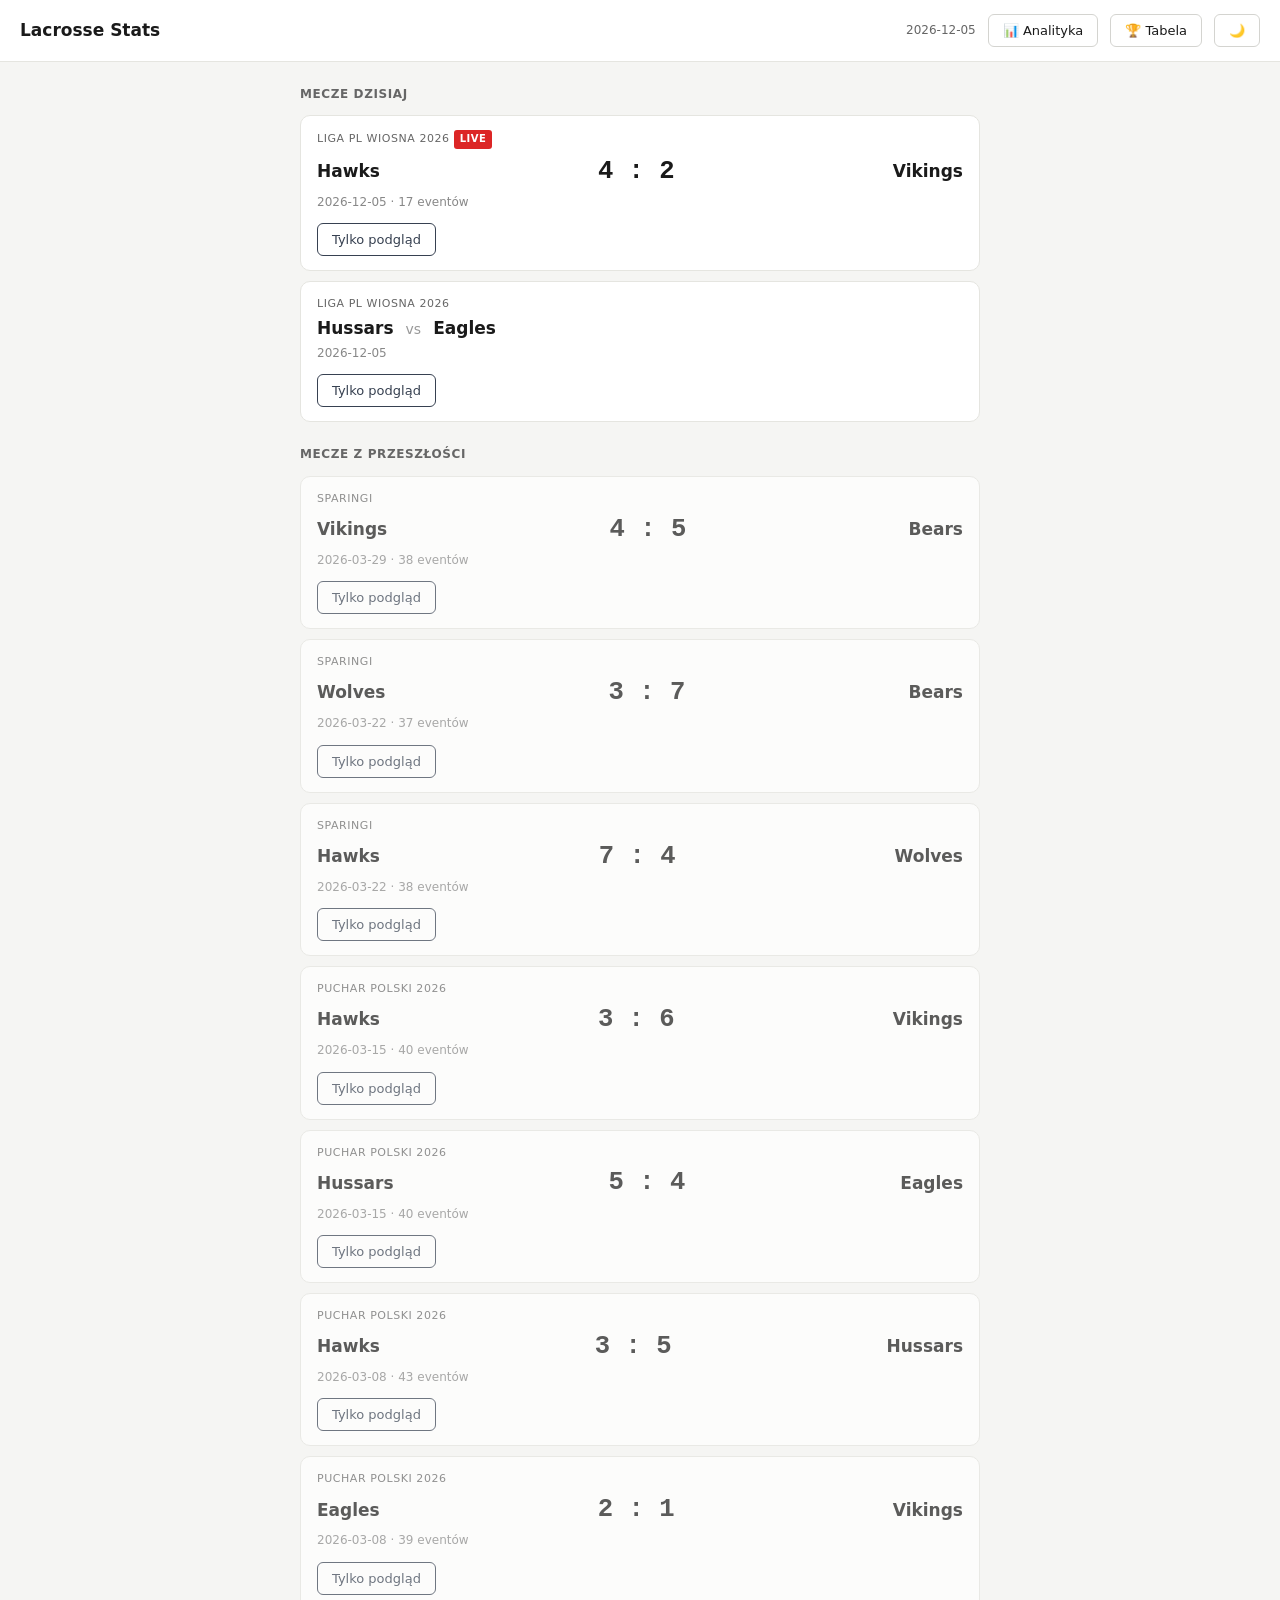
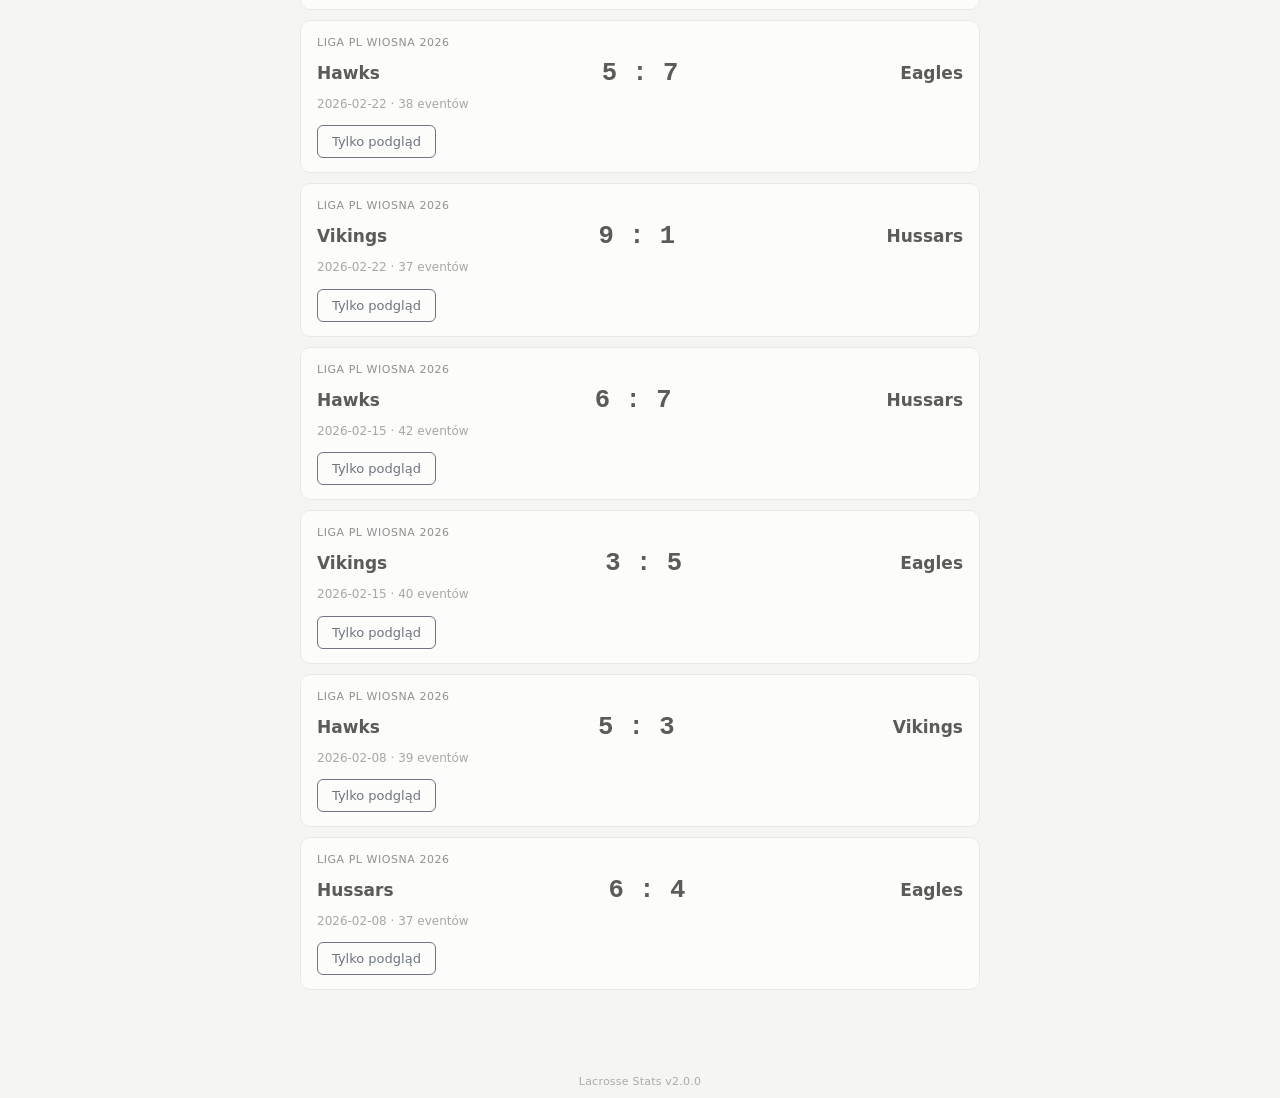
<file: lacrosse-stats-v2/index.html>
<!DOCTYPE html>
<html lang="pl">
<head>
<meta charset="UTF-8">
<meta name="viewport" content="width=device-width,initial-scale=1">
<title>Lacrosse Stats — dev</title>
<link rel="stylesheet" href="styles.css">
</head>
<body>
<div id="app"></div>

<!-- Order ładowania: gas-client → helpers → data → algorithms → stats → state → field-svg → render-{home,input,viewer,admin,modal} → handlers → app -->
<script src="gas-client.js"></script>
<script src="helpers.js"></script>
<script src="data.js"></script>
<script src="algorithms.js"></script>
<script src="stats.js"></script>
<script src="state.js"></script>
<script src="field-svg.js"></script>
<script src="render-home.js"></script>
<script src="render-input.js"></script>
<script src="render-viewer.js"></script>
<script src="render-analytics.js"></script>
<script src="render-admin.js"></script>
<script src="render-standings.js"></script>
<script src="render-modal.js"></script>
<script src="handlers.js"></script>
<script src="app.js"></script>
</body>
</html>
</file>
<file: lacrosse-stats-v2/styles.css>
:root { color-scheme: light; }
* { box-sizing: border-box; }
body {
  margin: 0;
  font-family: -apple-system, BlinkMacSystemFont, 'Segoe UI', system-ui, sans-serif;
  background: #f5f5f3; color: #1a1a1a;
  font-size: 14px; line-height: 1.45;
}

.btn {
  font-family: inherit; font-size: 13px; padding: 8px 14px;
  border: 1px solid #d4d4d0; background: white; color: #1a1a1a;
  border-radius: 6px; cursor: pointer;
  display: inline-flex; align-items: center; gap: 6px;
}
.btn:hover { background: #f0f0eb; }
.btn-primary { background: #1a1a1a; color: white; border-color: #1a1a1a; }
.btn-primary:hover { background: #333; }
.btn-secondary { border: 1px solid #374151; color: #374151; background: transparent; }
.btn-secondary:hover { background: #f3f4f6; }
.btn-danger { color: #b91c1c; border-color: #fecaca; }
.btn-danger:hover { background: #fef2f2; }
.btn-active { background: #1a1a1a; color: white; border-color: #1a1a1a; }
.btn-warning { color: #854d0e; border-color: #fde68a; background: #fefce8; }
.btn-warning:hover { background: #fef9c3; }
.btn-warning.btn-active { background: #ca8a04; color: white; border-color: #ca8a04; }

.app-header {
  display: flex; align-items: center; gap: 12px;
  padding: 14px 20px; background: white;
  border-bottom: 1px solid #e5e5e0;
}
.app-header h1 { margin: 0; font-size: 17px; font-weight: 600; flex: 1; }
.app-header .meta { font-size: 12px; color: #666; }

.match-info-bar {
  display: flex; align-items: center; gap: 16px; flex-wrap: wrap;
  padding: 10px 20px; background: white;
  border-bottom: 1px solid #f0f0eb;
  font-size: 13px;
  transition: background 0.3s;
}
.match-info-bar.header-live {
  background: #dc2626; color: white;
  animation: pulse-live 2s infinite;
  border-bottom-color: #b91c1c;
}
.match-info-bar.header-archived { background: #6b7280; color: white; border-bottom-color: #4b5563; }
.match-info-bar.header-live .team-A-color { color: #93c5fd; }
.match-info-bar.header-live .team-B-color { color: #fca5a5; }
.match-info-bar.header-live .sep         { color: rgba(255,255,255,0.7); }
.match-info-bar.header-live .period,
.match-info-bar.header-archived .period  { background: rgba(0,0,0,0.2); color: white; }
.match-info-bar.header-live .refresh-tag,
.match-info-bar.header-archived .refresh-tag {
  background: rgba(0,0,0,0.2); border-color: rgba(255,255,255,0.3); color: white;
}
.match-info-bar.header-live .refresh-tag .dot,
.match-info-bar.header-archived .refresh-tag .dot { background: white; animation: none; }
.match-info-bar.header-archived .team-A-color { color: #bfdbfe; }
.match-info-bar.header-archived .team-B-color { color: #fecaca; }
.match-info-bar.header-archived .tournament   { color: rgba(255,255,255,0.8); }
@keyframes pulse-live { 0%,100% { opacity:1; } 50% { opacity:.85; } }
.match-info-bar .score {
  font-size: 18px; font-weight: 700; letter-spacing: 0.5px;
  display: flex; gap: 10px; align-items: center;
}
.match-info-bar .score .team-A-color { color: #1d4ed8; }
.match-info-bar .score .team-B-color { color: #b91c1c; }
.match-info-bar .score .sep { color: #999; font-weight: 500; }
.match-info-bar .period {
  background: #fff7ed; color: #9a3412;
  padding: 4px 10px; border-radius: 4px; font-weight: 600;
}
.match-info-bar .tournament { color: #666; }
.match-info-bar .sides-indicator {
  margin-left: auto;
  font-size: 12px; color: #666;
}

.offline-recovery-banner {
  max-width: 720px; margin: 0 auto 0; padding: 10px 16px;
  background: #fffbeb; border: 1px solid #fde68a; border-bottom: none;
  border-radius: 10px 10px 0 0; font-size: 13px; color: #92400e;
  display: flex; align-items: center; gap: 10px; flex-wrap: wrap;
}
.offline-recovery-actions { display: flex; gap: 6px; margin-left: auto; }
.home-info-banner {
  max-width: 720px; margin: 0 auto 8px; padding: 8px 16px;
  background: #f0fdf4; border: 1px solid #bbf7d0; border-radius: 8px;
  font-size: 13px; color: #166534;
}
.btn-sm { padding: 3px 10px; font-size: 12px; }
.home-content { max-width: 720px; margin: 0 auto; padding: 24px 20px; }
.home-content h2 {
  font-size: 12px; text-transform: uppercase; letter-spacing: 0.05em;
  color: #666; margin: 0 0 12px 0; font-weight: 600;
}
.match-list { display: flex; flex-direction: column; gap: 10px; margin-bottom: 24px; }
.match-card {
  background: white; padding: 14px 16px;
  border: 1px solid #e5e5e0; border-radius: 10px;
}
.match-card.finished { opacity: 0.7; }
.match-tournament { font-size: 11px; text-transform: uppercase; letter-spacing: 0.05em; color: #666; margin-bottom: 4px; }
.match-teams {
  display: flex; align-items: center; gap: 12px;
  font-size: 17px; font-weight: 600; margin-bottom: 4px;
}
.match-teams .vs { color: #999; font-weight: 400; font-size: 14px; }
.match-teams .match-score {
  font-family: ui-monospace, SFMono-Regular, Menlo, monospace;
  font-size: 1.6rem; font-weight: 700; color: #1a1a1a;
  flex: 1; text-align: center;
}
.badge-live {
  display: inline-block; background: #dc2626; color: white;
  font-size: 10px; font-weight: 700; letter-spacing: 0.05em;
  padding: 2px 6px; border-radius: 3px;
  animation: pulse-live 2s infinite;
  vertical-align: middle;
}
.match-meta { font-size: 12px; color: #888; margin-bottom: 12px; }
.match-meta .status-scheduled { color: #16a34a; }
.match-meta .status-live { color: #ca8a04; font-weight: 600; }
.match-meta .status-finished { color: #888; }
.match-actions { display: flex; gap: 8px; flex-wrap: wrap; }
.add-match {
  width: 100%; padding: 14px;
  background: white; border: 1px dashed #d4d4d0;
  border-radius: 10px; color: #666;
  cursor: pointer; font-family: inherit; font-size: 14px;
}
.add-match:hover { background: #f0f0eb; color: #1a1a1a; border-color: #1a1a1a; }

.match-screen { padding: 0 0 40px 0; }
.match-section {
  max-width: 1100px; margin: 0 auto; padding: 16px 20px 0 20px;
}

svg.field {
  width: 100%; max-width: 1100px; height: auto;
  user-select: none; cursor: crosshair;
  background: white; border-radius: 8px;
  display: block;
}
svg.field.field-half {
  /* Portrait half-field: keep it narrow so it doesn't blow up vertically on wide screens. */
  max-width: 480px;
  margin: 0 auto;
}
.zone-overlay { opacity: 0.55; pointer-events: none; }
.zone-rect { stroke: white; stroke-width: 1; stroke-opacity: 0.6; }
.zone-label-team {
  fill: white; font-size: 36px; text-anchor: middle;
  pointer-events: none; opacity: 0.75; font-weight: 700;
}
.marker { stroke-width: 2; stroke: white; }
.marker.latest { stroke-width: 3; }

.match-controls {
  display: flex; flex-wrap: wrap; gap: 8px; align-items: center;
  margin-top: 12px; padding: 12px 16px;
  background: white; border-radius: 8px; border: 1px solid #e5e5e0;
}
.match-controls .sep { color: #ddd; }
.match-controls .right { margin-left: auto; display: flex; gap: 8px; }

.match-banner {
  margin: 12px 0 0 0;
  padding: 10px 14px;
  background: #fefce8; border: 1px solid #fde68a; border-radius: 8px;
  font-size: 13px; color: #854d0e;
  display: flex; align-items: center; gap: 10px; flex-wrap: wrap;
}
.match-banner.swap-question { background: #eff6ff; border-color: #bfdbfe; color: #1e40af; }
.match-banner.period-end { background: #f5f3ff; border-color: #ddd6fe; color: #5b21b6; }
.match-banner.delete-undo { background: #fef2f2; border-color: #fecaca; color: #991b1b; }
.match-banner button {
  font-family: inherit; font-size: 12px; padding: 4px 10px;
  border: 1px solid currentColor; background: white; color: inherit;
  border-radius: 4px; cursor: pointer;
}
.match-banner button:hover { opacity: 0.8; }
.match-banner button.cancel { color: #666; border-color: #d4d4d0; }
.match-banner button.danger { color: #b91c1c; border-color: #fecaca; }

.history-section {
  background: white; border: 1px solid #e5e5e0; border-radius: 8px;
  margin-top: 12px; overflow: hidden;
}
.history-header {
  padding: 12px 16px; border-bottom: 1px solid #f0f0eb;
  display: flex; align-items: center; gap: 8px; cursor: pointer;
  font-weight: 600; font-size: 14px;
}
.history-header:hover { background: #fafafa; }
.history-header.no-border { border-bottom: none; }
.history-header .count { font-weight: 400; color: #888; font-size: 12px; }
.history-header .toggle-icon { transition: transform 0.2s; display: inline-block; }
.history-header.collapsed .toggle-icon { transform: rotate(-90deg); }
.history-list { max-height: 55vh; overflow-y: auto; }
.history-empty { padding: 20px; text-align: center; color: #888; font-size: 13px; }
.history-row {
  display: grid;
  grid-template-columns: 36px 24px 62px 1fr auto;
  gap: 5px; align-items: center;
  padding: 8px 10px;
  border-bottom: 1px solid #f0f0eb;
  font-size: 12px;
}
.history-row:last-child { border-bottom: none; }
.history-row .period {
  font-weight: 600; color: #9a3412; font-size: 11px;
  text-align: center; background: #fff7ed; padding: 2px 0; border-radius: 3px;
}
.history-row .team-tag {
  width: 24px; text-align: center;
  padding: 2px 4px; border-radius: 3px;
  font-weight: 700; font-size: 11px;
}
.history-row .team-tag.A { background: #dbeafe; color: #1d4ed8; }
.history-row .team-tag.B { background: #fee2e2; color: #b91c1c; }
.history-row .result { font-weight: 600; font-size: 12px; }
.history-row .result.gol { color: #15803d; }
.history-row .result.celny { color: #ca8a04; }
.history-row .result.niecelny { color: #888; }
.history-row .zone {
  font-family: ui-monospace, SFMono-Regular, Menlo, monospace;
  font-size: 11px; color: #444;
}
.history-row .zone.own-half { color: #ca8a04; font-weight: 600; }
.history-row .flags { display: flex; gap: 4px; font-size: 10px; }
.history-row .flag {
  background: #f0f0eb; color: #555; padding: 1px 5px; border-radius: 3px;
}
.history-row .flag.man-up { background: #dcfce7; color: #166534; }
.history-row .flag.man-down { background: #fee2e2; color: #991b1b; }
.history-row .flag.assisted { background: #fef3c7; color: #92400e; }
.history-row .actions { display: flex; gap: 4px; }
.history-row .icon-btn {
  background: none; border: none; cursor: pointer;
  padding: 2px 4px; border-radius: 3px; font-size: 13px;
  color: #888;
}
.history-row .icon-btn:hover { background: #f0f0eb; color: #1a1a1a; }
.history-row .icon-btn.delete:hover { color: #b91c1c; background: #fef2f2; }
.history-row .icon-btn.retry       { color: #1d4ed8; }
.history-row .icon-btn.retry:hover { background: #dbeafe; color: #1e40af; }

.modal-bg {
  position: fixed; inset: 0;
  background: rgba(0, 0, 0, 0.45);
  display: flex; align-items: center; justify-content: center;
  z-index: 100; padding: 20px;
}
.modal {
  background: white; border-radius: 14px; padding: 22px;
  max-width: 460px; width: 100%;
  max-height: 90vh; overflow-y: auto;
}
.modal h2 { margin: 0 0 6px 0; font-size: 17px; font-weight: 600; }
.modal .modal-subtitle { font-size: 13px; color: #666; margin-bottom: 16px; }
.modal-context {
  background: #f7f7f5; padding: 12px; border-radius: 8px;
  font-size: 13px; margin-bottom: 16px;
}
.modal-context .row { display: flex; gap: 12px; margin-bottom: 4px; }
.modal-context .row:last-child { margin-bottom: 0; }
.modal-context .label { color: #666; min-width: 70px; }
.modal-context .value.team-A { color: #1d4ed8; font-weight: 600; }
.modal-context .value.team-B { color: #b91c1c; font-weight: 600; }
.modal-context .value.zone {
  font-family: ui-monospace, SFMono-Regular, Menlo, monospace; font-size: 12px;
}

.result-buttons {
  display: flex; flex-direction: column; gap: 10px; margin-bottom: 16px;
}
.result-btn {
  padding: 16px; border: 2px solid; background: white;
  font-family: inherit; font-size: 16px; font-weight: 600;
  border-radius: 10px; cursor: pointer;
  display: flex; align-items: center; justify-content: center; gap: 10px;
}
.result-btn.niecelny { color: #6b7280; border-color: #d1d5db; }
.result-btn.niecelny:hover { background: #f7f7f5; }
.result-btn.celny { color: #1d4ed8; border-color: #93c5fd; background: #eff6ff; }
.result-btn.celny:hover { background: #dbeafe; }
.result-btn.gol { color: white; border-color: #15803d; background: #16a34a; }
.result-btn.gol:hover { background: #15803d; }

.flag-row {
  display: flex; gap: 12px; margin-bottom: 16px;
  background: #f7f7f5; padding: 12px 14px; border-radius: 8px;
}
.flag-row label {
  display: flex; align-items: center; gap: 8px;
  font-size: 13px; cursor: pointer; user-select: none;
  padding: 2px 0;
}
.flag-row input[type="checkbox"] { width: 20px; height: 20px; margin: 0; cursor: pointer; }

.modal-actions {
  display: flex; gap: 8px; justify-content: flex-end;
  border-top: 1px solid #f0f0eb; padding-top: 14px;
}

label.field { display: block; margin-bottom: 12px; }
label.field .field-label {
  display: block; font-size: 11px; text-transform: uppercase; letter-spacing: 0.05em;
  color: #666; margin-bottom: 4px; font-weight: 600;
}
label.field input, label.field select {
  width: 100%; padding: 8px 10px; font-family: inherit; font-size: 14px;
  border: 1px solid #d4d4d0; border-radius: 6px; background: white;
}
label.field input:focus, label.field select:focus {
  outline: 2px solid #1a1a1a; outline-offset: -1px; border-color: transparent;
}

@media (max-width: 700px) {
  .history-row {
    grid-template-columns: 36px 24px 1fr auto;
    gap: 5px;
  }
  .history-row .zone, .history-row .flags { display: none; }
  .match-info-bar .sides-indicator { display: none; }
}

.empty { text-align: center; color: #999; padding: 30px 20px; font-size: 14px; }

/* ===== Viewer (etap B) ===== */
.viewer-screen { padding: 0 0 40px 0; }
.viewer-section { max-width: 1100px; margin: 0 auto; padding: 16px 20px 0 20px; display: flex; flex-direction: column; gap: 16px; }
.viewer-card {
  background: white; border: 1px solid #e5e5e0; border-radius: 8px; padding: 16px 18px;
}
.viewer-card h3 {
  margin: 0 0 12px 0; font-size: 12px; font-weight: 600;
  text-transform: uppercase; letter-spacing: 0.05em; color: #666;
}
.viewer-card.shot-chart { padding-bottom: 12px; }
.refresh-tag {
  display: inline-flex; align-items: center; gap: 6px;
  font-size: 11px; color: #15803d; background: #f0fdf4;
  padding: 3px 8px; border-radius: 4px; border: 1px solid #bbf7d0;
}
.refresh-tag.refreshing { color: #ca8a04; background: #fefce8; border-color: #fde68a; }
.refresh-tag .dot {
  width: 6px; height: 6px; border-radius: 50%;
  background: #15803d; animation: pulse-dot 2s infinite;
}
@keyframes pulse-dot {
  0%, 100% { opacity: 1; }
  50% { opacity: 0.3; }
}

table.stats-table {
  width: 100%; border-collapse: collapse; font-size: 13px;
}
table.stats-table th, table.stats-table td {
  padding: 8px 10px; text-align: left;
  border-bottom: 1px solid #f0f0eb;
}
table.stats-table th {
  font-weight: 600; color: #666; font-size: 11px;
  text-transform: uppercase; letter-spacing: 0.04em;
}
table.stats-table th.team-A, table.stats-table td.team-A { text-align: right; color: #1d4ed8; }
table.stats-table th.team-B, table.stats-table td.team-B { text-align: right; color: #b91c1c; }
table.stats-table th.label, table.stats-table td.label { color: #444; }
table.stats-table tr.header-row td, table.stats-table tr.header-row th {
  font-weight: 700; font-size: 12px;
}
table.stats-table tr.summary-row { background: #fafaf7; }
table.stats-table tr.summary-row td { font-weight: 600; }
table.stats-table td.num {
  font-family: ui-monospace, SFMono-Regular, Menlo, monospace;
  font-variant-numeric: tabular-nums;
}

.viewer-controls {
  display: flex; flex-wrap: wrap; gap: 10px; align-items: center;
  margin-bottom: 12px;
}
.toggle-group { display: flex; gap: 0; }
.toggle-group .btn {
  border-radius: 0; border-right: none;
}
.toggle-group .btn:first-child { border-radius: 6px 0 0 6px; }
.toggle-group .btn:last-child { border-radius: 0 6px 6px 0; border-right: 1px solid #d4d4d0; }
.toggle-group .btn.btn-active { border-color: #1a1a1a; }
.toggle-group .btn.btn-active + .btn { border-left: 1px solid #1a1a1a; }

.viewer-controls select {
  font-family: inherit; font-size: 13px; padding: 7px 10px;
  border: 1px solid #d4d4d0; border-radius: 6px; background: white;
}
.viewer-controls .ctrl-label { font-size: 12px; color: #666; }

.shot-chart-stats {
  display: flex; gap: 16px; flex-wrap: wrap;
  margin-top: 10px; padding-top: 10px;
  border-top: 1px solid #f0f0eb; font-size: 12px; color: #666;
}
.shot-chart-stats strong { color: #1a1a1a; }

.no-events {
  text-align: center; padding: 30px; color: #999; font-size: 13px;
}

/* ── Split-bary w tabelach statystyk (F-02) ──────────────────────────────────── */
.split-bar-row td { padding: 0 10px 6px; border-bottom: none; }
.split-bar {
  height: 6px; border-radius: 3px;
  background: linear-gradient(to right, #3b82f6 var(--pct), #ef4444 var(--pct));
}

/* ── Legenda mapy boiska (F-03) ──────────────────────────────────────────────── */
.field-legend {
  display: flex; gap: 14px; flex-wrap: wrap;
  font-size: 12px; color: #6b7280; margin-top: 8px; padding-top: 8px;
  border-top: 1px solid #f0f0eb;
}
.leg-item { display: flex; align-items: center; gap: 5px; }
.leg-item svg { flex-shrink: 0; }

/* ── Tablet responsive layout (F-08) ────────────────────────────────────────── */
@media (min-width: 768px) {
  .viewer-section {
    display: grid;
    grid-template-columns: 1fr 1fr;
    gap: 16px;
    align-items: start;
  }
  .viewer-card.shot-chart,
  .viewer-card.per-period {
    grid-column: 1 / -1;
  }
}
.result-btn { min-height: 48px; }

/* ===== Admin (etap C) ===== */
.admin-content {
  max-width: 900px; margin: 0 auto; padding: 24px 20px;
  display: flex; flex-direction: column; gap: 24px;
}
.admin-card {
  background: white; border: 1px solid #e5e5e0; border-radius: 10px; overflow: hidden;
}
.admin-card-header {
  display: flex; align-items: center; gap: 12px;
  padding: 14px 18px; border-bottom: 1px solid #f0f0eb;
}
.admin-card-header h2 {
  margin: 0; flex: 1; font-size: 14px; text-transform: uppercase; letter-spacing: 0.05em; color: #666; font-weight: 600;
}
.admin-filters {
  display: flex; flex-wrap: wrap; gap: 12px; align-items: center;
  padding: 12px 18px; background: #fafaf7; border-bottom: 1px solid #f0f0eb;
}
.admin-filter-field { display: flex; align-items: center; gap: 6px; font-size: 12px; color: #666; }
.admin-filter-field select {
  font-family: inherit; font-size: 13px; padding: 6px 8px;
  border: 1px solid #d4d4d0; border-radius: 6px; background: white;
}
.admin-list { list-style: none; margin: 0; padding: 0; }
.admin-row {
  display: flex; align-items: center; gap: 12px;
  padding: 12px 18px; border-bottom: 1px solid #f0f0eb;
}
.admin-row:last-child { border-bottom: none; }
.admin-row-main { flex: 1; min-width: 0; }
.admin-row-main strong { font-weight: 600; }
.admin-row-meta { color: #888; font-size: 12px; margin-left: 8px; }
.admin-row-actions { display: flex; gap: 6px; flex-shrink: 0; }
.admin-empty { padding: 24px 18px; text-align: center; color: #999; font-size: 13px; }
.admin-match-line {
  display: flex; gap: 10px; font-size: 12px; color: #888; margin-bottom: 4px;
}
.admin-date {
  font-family: ui-monospace, SFMono-Regular, Menlo, monospace;
  color: #444;
}
.admin-date.today { color: #15803d; font-weight: 600; }
.admin-tournament { color: #888; }
.admin-match-teams {
  display: flex; align-items: center; gap: 8px; flex-wrap: wrap; font-size: 14px;
}
.admin-match-teams .vs { color: #999; font-weight: 400; }
.admin-status {
  font-size: 11px; text-transform: uppercase; letter-spacing: 0.04em;
  padding: 1px 6px; border-radius: 3px; font-weight: 600;
}
.admin-status.status-scheduled { background: #dcfce7; color: #15803d; }
.admin-status.status-live      { background: #fef9c3; color: #854d0e; }
.admin-status.status-finished  { background: #e5e7eb; color: #4b5563; }
.admin-event-count { font-size: 11px; color: #888; }

@media (max-width: 700px) {
  .admin-row { flex-direction: column; align-items: stretch; }
  .admin-row-actions { justify-content: flex-end; }
  .admin-filters { padding: 10px 14px; }
}

/* ── Async loading / error states (krok 5) ─────────────────────────────────── */
.loading-state, .error-state {
  display: flex; flex-direction: column; align-items: center;
  justify-content: center; gap: 12px;
  padding: 48px 24px; text-align: center; color: #666;
}
.loading-state .spinner { font-size: 28px; animation: spin 1.2s linear infinite; }
@keyframes spin { to { transform: rotate(360deg); } }
.error-state p { margin: 0; color: #b91c1c; font-size: 14px; }

/* ── Sync status badges na kartach eventów (krok 5) ─────────────────────────── */
.sync-badge {
  font-size: 11px; font-weight: 700;
  padding: 1px 5px; border-radius: 3px;
  margin-left: 4px; vertical-align: middle;
}
.sync-badge.syncing { background: #dbeafe; color: #1d4ed8; animation: spin 1s linear infinite; display: inline-block; }
.sync-badge.error   { background: #fee2e2; color: #b91c1c; cursor: help; }

.history-row.sync-error {
  background: #fff7f7;
  border-left: 3px solid #fca5a5;
}

/* ── App footer (krok 9) ─────────────────────────────────────────────────────── */
.app-footer {
  text-align: center;
  font-size: 11px;
  color: #aaa;
  padding: 12px 0 8px;
  margin-top: 24px;
  letter-spacing: 0.02em;
}

/* ── Analytics (V4) ──────────────────────────────────────────────────────────── */
.analytics-content { padding: 0 16px 32px; }
.analytics-filters { background: #f9fafb; border: 1px solid #e5e7eb; border-radius: 8px; padding: 12px 16px; margin-bottom: 20px; }
.filter-row { display: flex; flex-wrap: wrap; gap: 12px; align-items: flex-end; }
.filter-row label { display: flex; flex-direction: column; gap: 4px; font-size: 13px; color: #6b7280; }
.filter-row select, .filter-row input[type=date] { font-size: 14px; padding: 6px 8px; border: 1px solid #d1d5db; border-radius: 6px; }
.analytics-section { margin-bottom: 28px; }
.analytics-section h2 { font-size: 18px; margin-bottom: 12px; }
.analytics-section h3 { font-size: 14px; color: #6b7280; margin: 16px 0 8px; }
.stats-grid { display: flex; flex-wrap: wrap; gap: 12px; margin-bottom: 16px; }
.stat-box { background: #f3f4f6; border-radius: 8px; padding: 12px 16px; min-width: 80px; text-align: center; }
.stat-val { font-size: 24px; font-weight: 700; }
.stat-lbl { font-size: 12px; color: #6b7280; margin-top: 2px; }
.analytics-count { color: #6b7280; font-size: 13px; margin-bottom: 16px; }
.heatmap-toggle { display: flex; gap: 8px; margin-bottom: 12px; }
.match-history-table td { vertical-align: middle; }
.match-result { font-weight: 700; font-size: 16px; }
.match-history-row.won  td:first-child { border-left: 3px solid #16a34a; }
.match-history-row.lost td:first-child { border-left: 3px solid #dc2626; }
.match-history-row.drew td:first-child { border-left: 3px solid #9ca3af; }
.btn-sm { padding: 4px 10px; font-size: 13px; }

/* ── Analytics V5 ────────────────────────────────────────────────────────────── */
.donut-wrapper { display: flex; align-items: center; gap: 20px; margin-bottom: 16px; }
.donut-legend { display: flex; flex-direction: column; gap: 6px; }
.donut-legend-item { display: flex; align-items: center; gap: 8px; font-size: 13px; }
.donut-dot { display: inline-block; width: 10px; height: 10px; border-radius: 50%; flex-shrink: 0; }

.sit-card { min-width: 130px; text-align: center; }
.sit-icon { font-size: 18px; margin-bottom: 4px; }
.sit-numbers { font-size: 12px; color: #6b7280; margin: 4px 0 2px; }
.sit-goals { font-weight: 600; }
.sit-pct { font-size: 20px; margin-top: 4px; }

.period-chart-wrapper { overflow-x: auto; margin-bottom: 8px; }
.period-chart-wrapper svg { display: block; }

.cmp-table { width: 100%; max-width: 420px; }
.cmp-table th:not(:first-child) { text-align: center; font-size: 13px; }
.cmp-label { color: #6b7280; font-size: 13px; }
.cmp-val { text-align: center; font-weight: 600; font-size: 15px; }
.cmp-better { color: #16a34a; }

/* ── Video link ─────────────────────────────────────────────────────────────── */
.btn-video {
  font-size: 12px; padding: 5px 10px; text-decoration: none;
  background: #fefce8; color: #854d0e; border-color: #fde68a;
  white-space: nowrap;
}
.btn-video:hover { background: #fef9c3; }
.admin-video-link {
  font-size: 11px; color: #854d0e; text-decoration: none;
  padding: 1px 6px; border-radius: 3px; background: #fefce8; border: 1px solid #fde68a;
}
.admin-video-link:hover { background: #fef9c3; }

/* ── CSV import ─────────────────────────────────────────────────────────────── */
.admin-card-hint {
  padding: 8px 18px; font-size: 12px; color: #888;
  border-bottom: 1px solid #f0f0eb; background: #fafaf7;
}
.admin-card-hint code {
  font-family: ui-monospace, SFMono-Regular, Menlo, monospace;
  font-size: 11px; background: #f0f0eb; padding: 1px 4px; border-radius: 3px;
}
.csv-file-label { cursor: pointer; }
.csv-preview { padding: 16px 18px; }
.csv-stats { display: flex; gap: 12px; margin-bottom: 12px; font-size: 13px; font-weight: 600; }
.csv-stat-ok  { color: #15803d; }
.csv-stat-err { color: #b91c1c; }
.csv-table-wrap { overflow-x: auto; margin-bottom: 12px; }
.csv-table {
  width: 100%; border-collapse: collapse; font-size: 12px;
}
.csv-table th {
  text-align: left; padding: 6px 8px;
  background: #fafaf7; border-bottom: 2px solid #e5e5e0; color: #666; font-weight: 600;
}
.csv-table td { padding: 5px 8px; border-bottom: 1px solid #f0f0eb; }
.csv-table .csv-linenum { color: #aaa; font-size: 11px; width: 24px; }
.csv-row-error td { background: #fef2f2; }
.csv-err-msg { color: #b91c1c; font-size: 11px; }
.csv-link-badge { font-size: 13px; }
.csv-actions { display: flex; gap: 8px; align-items: center; }
.csv-importing { font-size: 13px; color: #888; }

/* ===== DARK MODE — Night Blue ===== */

[data-theme="dark"] { color-scheme: dark; }
[data-theme="dark"] body { background: #0d1117; color: #e6edf3; }

/* Buttons */
[data-theme="dark"] .btn { background: #161b22; color: #e6edf3; border-color: #30363d; }
[data-theme="dark"] .btn:hover { background: #1c2128; }
[data-theme="dark"] .btn-primary { background: #238636; color: #fff; border-color: #238636; }
[data-theme="dark"] .btn-primary:hover { background: #2ea043; }
[data-theme="dark"] .btn-danger { color: #f85149; border-color: #3d0e0e; }
[data-theme="dark"] .btn-danger:hover { background: #1f0e0e; }
[data-theme="dark"] .btn-active { background: #238636; color: #fff; border-color: #238636; }
[data-theme="dark"] .btn-warning { color: #d29922; border-color: #3d2000; background: #2d2500; }
[data-theme="dark"] .btn-warning:hover { background: #3d3000; }
[data-theme="dark"] .btn-warning.btn-active { background: #9e6a03; color: #fff; border-color: #9e6a03; }

/* Header */
[data-theme="dark"] .app-header { background: #161b22; border-bottom-color: #21262d; }
[data-theme="dark"] .app-header .meta { color: #8b949e; }

/* Match info bar */
[data-theme="dark"] .match-info-bar { background: #161b22; border-bottom-color: #21262d; }
[data-theme="dark"] .match-info-bar .score .team-A-color { color: #58a6ff; }
[data-theme="dark"] .match-info-bar .score .team-B-color { color: #f85149; }
[data-theme="dark"] .match-info-bar .score .sep { color: #484f58; }
[data-theme="dark"] .match-info-bar .period { background: #3d2000; color: #e3b341; }
[data-theme="dark"] .match-info-bar .tournament { color: #8b949e; }
[data-theme="dark"] .match-info-bar .sides-indicator { color: #8b949e; }

/* Home */
[data-theme="dark"] .offline-recovery-banner { background: #2d2200; border-color: #4d3800; color: #d29922; }
[data-theme="dark"] .home-info-banner { background: #0d2b1a; border-color: #1e5733; color: #3fb950; }
[data-theme="dark"] .home-content h2 { color: #8b949e; }
[data-theme="dark"] .match-card { background: #161b22; border-color: #30363d; }
[data-theme="dark"] .match-tournament { color: #8b949e; }
[data-theme="dark"] .match-teams .vs { color: #484f58; }
[data-theme="dark"] .match-teams .match-score { color: #8b949e; }
[data-theme="dark"] .match-meta { color: #6e7681; }
[data-theme="dark"] .match-meta .status-scheduled { color: #3fb950; }
[data-theme="dark"] .match-meta .status-live { color: #d29922; }
[data-theme="dark"] .match-meta .status-finished { color: #6e7681; }
[data-theme="dark"] .add-match { background: #161b22; border-color: #30363d; color: #8b949e; }
[data-theme="dark"] .add-match:hover { background: #1c2128; color: #e6edf3; border-color: #58a6ff; }

/* Match controls */
[data-theme="dark"] .match-controls { background: #161b22; border-color: #21262d; }
[data-theme="dark"] .match-controls .sep { color: #30363d; }

/* Banners */
[data-theme="dark"] .match-banner { background: #2d2500; border-color: #3d3000; color: #d29922; }
[data-theme="dark"] .match-banner.delete-undo { background: #3d0e0e; border-color: #7f1d1d; color: #f87171; }
[data-theme="dark"] .match-banner.swap-question { background: #0d2149; border-color: #1f6feb; color: #79c0ff; }
[data-theme="dark"] .match-banner.period-end { background: #1a0a3d; border-color: #6e40c9; color: #bc8cff; }
[data-theme="dark"] .match-banner button { background: #161b22; }
[data-theme="dark"] .match-banner button.cancel { color: #8b949e; border-color: #30363d; }
[data-theme="dark"] .match-banner button.danger { color: #f85149; border-color: #3d0e0e; }

/* History */
[data-theme="dark"] .history-section { background: #161b22; border-color: #21262d; }
[data-theme="dark"] .history-header { border-bottom-color: #21262d; color: #e6edf3; }
[data-theme="dark"] .history-header:hover { background: #1c2128; }
[data-theme="dark"] .history-header .count { color: #8b949e; }
[data-theme="dark"] .history-empty { color: #6e7681; }
[data-theme="dark"] .history-row { border-bottom-color: #21262d; }
[data-theme="dark"] .history-row .period { background: #3d2000; color: #e3b341; }
[data-theme="dark"] .history-row .team-tag.A { background: #0d2149; color: #58a6ff; }
[data-theme="dark"] .history-row .team-tag.B { background: #3d0e0e; color: #f85149; }
[data-theme="dark"] .history-row .result.gol { color: #3fb950; }
[data-theme="dark"] .history-row .result.celny { color: #d29922; }
[data-theme="dark"] .history-row .result.niecelny { color: #6e7681; }
[data-theme="dark"] .history-row .zone { color: #8b949e; }
[data-theme="dark"] .history-row .zone.own-half { color: #d29922; }
[data-theme="dark"] .history-row .flag { background: #1c2128; color: #8b949e; }
[data-theme="dark"] .history-row .flag.man-up { background: #0f2d1c; color: #3fb950; }
[data-theme="dark"] .history-row .flag.man-down { background: #3d0e0e; color: #f85149; }
[data-theme="dark"] .history-row .flag.assisted { background: #2d1f00; color: #fcd34d; }
[data-theme="dark"] .history-row .icon-btn { color: #6e7681; }
[data-theme="dark"] .history-row .icon-btn:hover { background: #1c2128; color: #e6edf3; }
[data-theme="dark"] .history-row .icon-btn.delete:hover { color: #f85149; background: #1f0e0e; }
[data-theme="dark"] .history-row .icon-btn.retry { color: #58a6ff; }
[data-theme="dark"] .history-row .icon-btn.retry:hover { background: #0d2149; color: #79c0ff; }

/* Modal */
[data-theme="dark"] .modal-bg { background: rgba(0,0,0,0.7); }
[data-theme="dark"] .modal { background: #161b22; color: #e6edf3; }
[data-theme="dark"] .modal h2 { color: #e6edf3; }
[data-theme="dark"] .modal .modal-subtitle { color: #8b949e; }
[data-theme="dark"] .modal-context { background: #1c2128; }
[data-theme="dark"] .modal-context .label { color: #8b949e; }
[data-theme="dark"] .modal-context .value.team-A { color: #58a6ff; }
[data-theme="dark"] .modal-context .value.team-B { color: #f85149; }
[data-theme="dark"] .modal-context .value.zone { color: #8b949e; }
[data-theme="dark"] .result-btn.niecelny { color: #8b949e; border-color: #30363d; background: #1c2128; }
[data-theme="dark"] .result-btn.niecelny:hover { background: #21262d; }
[data-theme="dark"] .result-btn.celny { color: #79c0ff; border-color: #1f6feb; background: #0d2149; }
[data-theme="dark"] .result-btn.celny:hover { background: #162a5e; }
[data-theme="dark"] .result-btn.gol { color: #fff; border-color: #238636; background: #238636; }
[data-theme="dark"] .result-btn.gol:hover { background: #2ea043; }
[data-theme="dark"] .flag-row { background: #1c2128; }
[data-theme="dark"] .modal-actions { border-top-color: #21262d; }

/* Form fields */
[data-theme="dark"] label.field .field-label { color: #8b949e; }
[data-theme="dark"] label.field input,
[data-theme="dark"] label.field select { background: #0d1117; border-color: #30363d; color: #e6edf3; }
[data-theme="dark"] label.field input:focus,
[data-theme="dark"] label.field select:focus { outline-color: #58a6ff; }

/* SVG boisko */
[data-theme="dark"] svg.field { background: #1e2a1e; }
[data-theme="dark"] .field-bg { fill: #1e2a1e; }
[data-theme="dark"] .field-markings line { stroke: #4a7a4a; }
[data-theme="dark"] .field-markings circle { fill: #1e2a1e; stroke: #4a7a4a; }
[data-theme="dark"] .field-markings rect { stroke: #333d33; }

/* Viewer */
[data-theme="dark"] .viewer-card { background: #161b22; border-color: #21262d; }
[data-theme="dark"] .viewer-card h3 { color: #8b949e; }
[data-theme="dark"] .refresh-tag { color: #3fb950; background: #0f2d1c; border-color: #1f5235; }
[data-theme="dark"] .refresh-tag.refreshing { color: #d29922; background: #2d2500; border-color: #3d3000; }
[data-theme="dark"] .refresh-tag .dot { background: #3fb950; }
[data-theme="dark"] table.stats-table th,
[data-theme="dark"] table.stats-table td { border-bottom-color: #21262d; }
[data-theme="dark"] table.stats-table th { color: #8b949e; }
[data-theme="dark"] table.stats-table th.team-A,
[data-theme="dark"] table.stats-table td.team-A { color: #58a6ff; }
[data-theme="dark"] table.stats-table th.team-B,
[data-theme="dark"] table.stats-table td.team-B { color: #f85149; }
[data-theme="dark"] table.stats-table td.label { color: #e6edf3; }
[data-theme="dark"] table.stats-table tr.summary-row { background: #1c2128; }
[data-theme="dark"] .viewer-controls select { background: #161b22; border-color: #30363d; color: #e6edf3; }
[data-theme="dark"] .viewer-controls .ctrl-label { color: #8b949e; }
[data-theme="dark"] .shot-chart-stats { border-top-color: #21262d; color: #8b949e; }
[data-theme="dark"] .shot-chart-stats strong { color: #e6edf3; }
[data-theme="dark"] .no-events { color: #6e7681; }
[data-theme="dark"] .toggle-group .btn:last-child { border-right: 1px solid #30363d; }
[data-theme="dark"] .toggle-group .btn.btn-active { border-color: #238636; }
[data-theme="dark"] .toggle-group .btn.btn-active + .btn { border-left-color: #238636; }

/* Admin */
[data-theme="dark"] .admin-card { background: #161b22; border-color: #21262d; }
[data-theme="dark"] .admin-card-header { border-bottom-color: #21262d; }
[data-theme="dark"] .admin-card-header h2 { color: #8b949e; }
[data-theme="dark"] .admin-filters { background: #1c2128; border-bottom-color: #21262d; }
[data-theme="dark"] .admin-filter-field { color: #8b949e; }
[data-theme="dark"] .admin-filter-field select { background: #161b22; border-color: #30363d; color: #e6edf3; }
[data-theme="dark"] .admin-row { border-bottom-color: #21262d; }
[data-theme="dark"] .admin-row-meta { color: #8b949e; }
[data-theme="dark"] .admin-date { color: #8b949e; }
[data-theme="dark"] .admin-date.today { color: #3fb950; }
[data-theme="dark"] .admin-tournament { color: #8b949e; }
[data-theme="dark"] .admin-match-teams .vs { color: #484f58; }
[data-theme="dark"] .admin-status.status-scheduled { background: #0f2d1c; color: #3fb950; }
[data-theme="dark"] .admin-status.status-live { background: #2d2500; color: #d29922; }
[data-theme="dark"] .admin-status.status-finished { background: #1c2128; color: #6e7681; }
[data-theme="dark"] .admin-event-count { color: #6e7681; }
[data-theme="dark"] .admin-empty { color: #6e7681; }

/* Loading / error */
[data-theme="dark"] .loading-state { color: #8b949e; }
[data-theme="dark"] .error-state p { color: #f85149; }

/* Sync badges */
[data-theme="dark"] .sync-badge.syncing { background: #0d2149; color: #58a6ff; }
[data-theme="dark"] .sync-badge.error { background: #3d0e0e; color: #f85149; }
[data-theme="dark"] .history-row.sync-error { background: #1f0e13; border-left-color: #f85149; }

/* Empty states */
[data-theme="dark"] .empty { color: #6e7681; }

/* Footer */
[data-theme="dark"] .app-footer { color: #484f58; }

/* Analytics */
[data-theme="dark"] .analytics-filters { background: #1c2128; border-color: #30363d; }
[data-theme="dark"] .filter-row label { color: #8b949e; }
[data-theme="dark"] .filter-row select,
[data-theme="dark"] .filter-row input[type="date"] { background: #0d1117; border-color: #30363d; color: #e6edf3; color-scheme: dark; }
[data-theme="dark"] .stat-box { background: #1c2128; }
[data-theme="dark"] .stat-lbl { color: #8b949e; }
[data-theme="dark"] .analytics-section h2 { color: #e6edf3; }
[data-theme="dark"] .analytics-section h3 { color: #8b949e; }
[data-theme="dark"] .analytics-count { color: #8b949e; }
[data-theme="dark"] .sit-numbers { color: #8b949e; }
[data-theme="dark"] .cmp-label { color: #8b949e; }
[data-theme="dark"] .cmp-better { color: #3fb950; }
[data-theme="dark"] .match-history-row.won  td:first-child { border-left-color: #3fb950; }
[data-theme="dark"] .match-history-row.lost td:first-child { border-left-color: #f85149; }
[data-theme="dark"] .match-history-row.drew td:first-child { border-left-color: #6e7681; }
[data-theme="dark"] .donut-wrapper svg text { fill: #8b949e; }
[data-theme="dark"] .period-chart-wrapper svg text { fill: #8b949e; }
[data-theme="dark"] .period-chart-wrapper svg line { stroke: #30363d; }

/* ── Standings (tabela ligowa) ──────────────────────────────────────────── */
.standings-content {
  padding: 0 16px 32px;
  max-width: 900px;
  margin: 0 auto;
}

.standings-filter {
  margin-bottom: 20px;
}
.standings-filter label {
  display: flex;
  flex-direction: column;
  gap: 4px;
  font-size: 13px;
  color: #6b7280;
  max-width: 260px;
}
.standings-filter select {
  font-size: 15px;
  padding: 7px 10px;
  border: 1px solid #d1d5db;
  border-radius: 6px;
}

.standings-table {
  width: 100%;
  border-collapse: collapse;
  font-size: 14px;
}
.standings-table th {
  background: #f3f4f6;
  padding: 10px 12px;
  font-weight: 600;
  font-size: 13px;
  color: #374151;
  border-bottom: 2px solid #e5e7eb;
  white-space: nowrap;
}
.standings-table th.sortable {
  cursor: pointer;
  user-select: none;
}
.standings-table th.sortable:hover {
  background: #e5e7eb;
}
.standings-table th.sort-active {
  color: #2563eb;
}
.standings-table td {
  padding: 10px 12px;
  border-bottom: 1px solid #f3f4f6;
}
.standings-table td.center {
  text-align: center;
}
.standings-table .standings-rank {
  font-weight: 600;
}
.standings-table .goals-scored {
  font-weight: 700;
  color: #16a34a;
}
.standings-table .goals-conceded {
  color: #dc2626;
}
.standings-table tbody tr:hover {
  background: #f9fafb;
}
.standings-table tbody tr:first-child td {
  background: #f0fdf4;
}

.standings-empty {
  color: #6b7280;
  text-align: center;
  padding: 40px 0;
}

[data-theme="dark"] .standings-filter label { color: #8b949e; }
[data-theme="dark"] .standings-filter select {
  background: #161b22;
  color: #c9d1d9;
  border-color: #30363d;
}
[data-theme="dark"] .standings-table th {
  background: #161b22;
  color: #8b949e;
  border-bottom-color: #30363d;
}
[data-theme="dark"] .standings-table th.sortable:hover { background: #1c2128; }
[data-theme="dark"] .standings-table th.sort-active { color: #58a6ff; }
[data-theme="dark"] .standings-table td { border-bottom-color: #21262d; }
[data-theme="dark"] .standings-table tbody tr:hover { background: #1c2128; }
[data-theme="dark"] .standings-table tbody tr:first-child td { background: #0d1117; }
[data-theme="dark"] .standings-table .goals-scored { color: #3fb950; }
[data-theme="dark"] .standings-table .goals-conceded { color: #f85149; }

/* ── Sytuacje specjalne ── */
.sit-card-header {
  display: flex;
  align-items: center;
  justify-content: space-between;
  margin-bottom: 10px;
}
.sit-teams { font-size: 12px; color: #888; }
.sit-teams-sep { margin: 0 4px; }
.sit-teams .team-A-label { color: #1d4ed8; font-weight: 600; }
.sit-teams .team-B-label { color: #b91c1c; font-weight: 600; }

.sit-grid {
  display: grid;
  grid-template-columns: 1fr 1fr 1fr;
  gap: 8px;
}
.sit-col {
  border: 1px solid #e5e7eb;
  border-radius: 8px;
  padding: 10px 12px;
}
.sit-badge {
  display: inline-block;
  font-size: 11px;
  font-weight: 600;
  padding: 2px 7px;
  border-radius: 4px;
  margin-bottom: 4px;
}
.sit-badge-up { background: #dcfce7; color: #166534; }
.sit-badge-eq { background: #f3f4f6; color: #4b5563; }
.sit-badge-dn { background: #fee2e2; color: #991b1b; }

.sit-subtitle {
  font-size: 11px;
  color: #888;
  margin-bottom: 8px;
}
.sit-row {
  display: flex;
  justify-content: space-between;
  align-items: center;
  font-size: 12px;
  margin-bottom: 4px;
}
.sit-row:last-child { margin-bottom: 0; }
.sit-val-a { color: #1d4ed8; font-weight: 600; }
.sit-val-b { color: #b91c1c; font-weight: 600; }
.sit-lbl   { color: #888; font-size: 11px; }

@media (max-width: 500px) {
  .sit-grid { grid-template-columns: 1fr; }
}
[data-theme="dark"] .standings-empty { color: #8b949e; }

/* F-11 — Bramkarze */
.goalie-bar {
  display: flex;
  gap: 16px;
  padding: 8px 0;
  font-size: 13px;
  color: #6b7280;
  border-bottom: 1px solid #e5e7eb;
  margin-bottom: 8px;
}
.goalie-edit-btn {
  background: none;
  border: none;
  cursor: pointer;
  color: #9ca3af;
  font-size: 12px;
  padding: 0 4px;
}
.goalie-edit-btn:hover { color: #374151; }
.goalie-retroactive-link {
  text-align: right;
  margin-bottom: 12px;
}
.btn-link {
  background: none;
  border: none;
  color: #6b7280;
  font-size: 11px;
  cursor: pointer;
  text-decoration: underline;
}
.goalie-name { font-size: 12px; color: #6b7280; font-style: italic; }
[data-theme="dark"] .goalie-bar { color: #9ca3af; border-color: #374151; }
[data-theme="dark"] .goalie-edit-btn:hover { color: #d1d5db; }
[data-theme="dark"] .btn-link { color: #9ca3af; }

/* ═══════════════════════════════════════════════════════════════
   UI V2 — FIELD-FIRST RESPONSIVE LAYOUT
   ═══════════════════════════════════════════════════════════════ */

/* ── Nagłówek v2 ──────────────────────────────────────────────── */
.app-header-v2 {
  height: 38px;
  padding: 0 12px;
  display: flex;
  align-items: center;
  gap: 8px;
  background: white;
  border-bottom: 1px solid #e5e5e0;
}

.btn-back-v2 {
  font-family: inherit;
  font-size: 12px;
  padding: 4px 9px;
  border: 1px solid #d4d4d0;
  background: white;
  color: #1a1a1a;
  border-radius: 6px;
  cursor: pointer;
  display: inline-flex;
  align-items: center;
  gap: 4px;
  white-space: nowrap;
  flex-shrink: 0;
}
.btn-back-v2:hover { background: #f0f0eb; }

.header-score-v2 {
  flex: 1;
  display: flex;
  align-items: center;
  justify-content: center;
  gap: 5px;
  overflow: hidden;
}

.hs-team {
  font-size: 13px;
  font-weight: 600;
  white-space: nowrap;
  overflow: hidden;
  text-overflow: ellipsis;
  max-width: 120px;
}

.hs-num {
  font-size: 17px;
  font-weight: 700;
  line-height: 1;
}

.hs-sep {
  font-size: 14px;
  color: #999;
  line-height: 1;
}

.period-pill-v2 {
  font-size: 11px;
  padding: 2px 7px;
  border-radius: 20px;
  background: #fff7ed;
  color: #9a3412;
  font-weight: 600;
  white-space: nowrap;
  flex-shrink: 0;
}

.tournament-pill-v2 {
  font-size: 11px;
  padding: 2px 7px;
  border-radius: 20px;
  background: #f0f0eb;
  color: #666;
  white-space: nowrap;
  flex-shrink: 0;
}

.btn-video-pill-v2 {
  font-size: 11px;
  padding: 2px 7px;
  border-radius: 20px;
  background: #fefce8;
  color: #854d0e;
  border: 1px solid #fde68a;
  text-decoration: none;
  white-space: nowrap;
  flex-shrink: 0;
}

.sides-tag-v2 {
  font-size: 11px;
  color: #9ca3af;
  white-space: nowrap;
  flex-shrink: 0;
}

/* ── Layout główny v2 ─────────────────────────────────────────── */
.match-screen-v2 {
  padding: 0;
}

.match-layout-v2 {
  display: flex;
  flex-direction: column;
}

.match-field-col-v2 {
  flex: 1;
  min-width: 0;
}

.match-history-col-v2 {
  border-top: 1px solid #e5e5e0;
  display: flex;
  flex-direction: column;
  overflow: hidden;
}

/* Boisko: pełna szerokość, bez marginesów i zaokrąglenia na małych ekranach */
.match-field-col-v2 svg.field {
  border-radius: 0;
  background: transparent;
  max-width: 100%;
}

/* Legenda pod boiskiem — kompaktowa, pozioma, bez górnego odstępu */
.match-field-col-v2 .field-legend {
  padding: 5px 10px;
  margin-top: 0;
  border-top: 1px solid #e5e5e0;
  gap: 10px;
  font-size: 11px;
}

/* ── Kontrolki v2 ─────────────────────────────────────────────── */
.match-controls-v2 {
  margin-top: 0;
  border-radius: 0;
  border-left: none;
  border-right: none;
  padding: 6px 10px;
  gap: 6px;
}

/* ── Bramkarze v2 ─────────────────────────────────────────────── */
.goalie-bar-v2 {
  display: flex;
  gap: 8px;
  align-items: center;
  padding: 6px 10px;
  background: #fafaf7;
  border-top: 1px solid #e5e5e0;
  border-bottom: 1px solid #e5e5e0;
  flex-wrap: wrap;
}

.goalie-field-v2 {
  flex: 1;
  min-width: 140px;
  display: flex;
  flex-direction: column;
  gap: 2px;
  background: white;
  border: 1px solid #e5e5e0;
  border-radius: 6px;
  padding: 5px 9px;
}

.goalie-label-v2 {
  font-size: 10px;
  font-weight: 600;
  letter-spacing: 0.04em;
  text-transform: uppercase;
}

.goalie-value-v2 {
  font-size: 13px;
  color: #374151;
  display: flex;
  align-items: center;
  gap: 4px;
}

.goalie-retroactive-v2 {
  font-size: 11px;
  color: #9ca3af;
  margin-left: auto;
  align-self: flex-end;
}

/* ── Historia v2 (panel boczny na tablet+) ────────────────────── */
.match-history-col-v2 .history-section {
  border: none;
  border-radius: 0;
  margin-top: 0;
  height: 100%;
}

/* ── Tablet i większy: layout dwukolumnowy ───────────────────── */
@media (min-width: 768px) {
  .match-layout-v2 {
    flex-direction: row;
    align-items: stretch;
    height: calc(100vh - 38px);
    overflow: hidden;
  }

  .match-field-col-v2 {
    flex: 1;
    border-right: 1px solid #e5e5e0;
    display: flex;
    flex-direction: column;
    overflow: hidden;
  }

  /* field-wrap dostaje całą wolną przestrzeń; SVG i legenda mieszczą się w środku */
  .match-field-col-v2 #field-wrap {
    flex: 1;
    min-height: 0;
    overflow: hidden;
    display: flex;
    flex-direction: column;
  }

  .match-field-col-v2 #field-wrap svg.field {
    flex: 1;
    min-height: 0;
    width: 100%;
    height: 100%;
  }

  .match-history-col-v2 {
    width: 260px;
    flex-shrink: 0;
    border-top: none;
    overflow-y: auto;
  }

  .match-history-col-v2 .history-list {
    max-height: none;
  }

  /* Na tablecie: panel historii nie zwijamy */
  .match-history-col-v2 .history-header {
    cursor: default;
    pointer-events: none;
  }
}

/* ── Laptop (≥1024px): szerszy panel historii ─────────────────── */
@media (min-width: 1024px) {
  .match-history-col-v2 {
    width: 300px;
  }
}

/* ── Telefon poziomo: kompaktowy nagłówek, boisko max-height ──── */
@media (max-height: 500px) and (orientation: landscape) {
  .app-header-v2 {
    height: 30px;
  }

  .hs-team {
    display: none;
  }

  .tournament-pill-v2 {
    display: none;
  }

  .match-controls-v2 {
    padding: 4px 8px;
    gap: 4px;
  }

  .match-controls-v2 .btn {
    font-size: 11px;
    padding: 5px 8px;
  }
}

/* ── Dark mode dla v2 ─────────────────────────────────────────── */
[data-theme="dark"] .app-header-v2 {
  background: #161b22;
  border-bottom-color: #21262d;
}

[data-theme="dark"] .btn-back-v2 {
  background: #161b22;
  color: #e6edf3;
  border-color: #30363d;
}
[data-theme="dark"] .btn-back-v2:hover { background: #1c2128; }

[data-theme="dark"] .hs-sep { color: #484f58; }

[data-theme="dark"] .period-pill-v2 {
  background: #3d2000;
  color: #e3b341;
}

[data-theme="dark"] .tournament-pill-v2 {
  background: #1c2128;
  color: #8b949e;
}

[data-theme="dark"] .btn-video-pill-v2 {
  background: #2d2500;
  color: #d29922;
  border-color: #3d3000;
}

[data-theme="dark"] .sides-tag-v2 { color: #6e7681; }

[data-theme="dark"] .match-history-col-v2 {
  border-top-color: #21262d;
  border-left-color: #21262d;
}

[data-theme="dark"] .match-field-col-v2 .field-legend {
  border-top-color: #21262d;
  color: #8b949e;
}

[data-theme="dark"] .goalie-bar-v2 {
  background: #1c2128;
  border-color: #21262d;
}

[data-theme="dark"] .goalie-field-v2 {
  background: #161b22;
  border-color: #30363d;
}

[data-theme="dark"] .goalie-value-v2 { color: #e6edf3; }

[data-theme="dark"] .goalie-retroactive-v2 { color: #6e7681; }

[data-theme="dark"] .match-field-col-v2 {
  border-right-color: #21262d;
}

/* ── Banner: cofnięcie zmiany okresu ──────────────────────────── */
.match-banner.period-undo {
  position: relative;
  overflow: hidden;
  background: #f0fdf4;
  border-color: #86efac;
  color: #166534;
}

.match-banner.period-undo::after {
  content: '';
  position: absolute;
  bottom: 0;
  left: 0;
  height: 3px;
  width: 100%;
  background: #16a34a;
  animation: period-undo-countdown 8s linear forwards;
}

@keyframes period-undo-countdown {
  from { width: 100%; }
  to   { width: 0%; }
}

[data-theme="dark"] .match-banner.period-undo {
  background: #052e16;
  border-color: #166534;
  color: #86efac;
}
[data-theme="dark"] .match-banner.period-undo::after {
  background: #4ade80;
}
</file>
